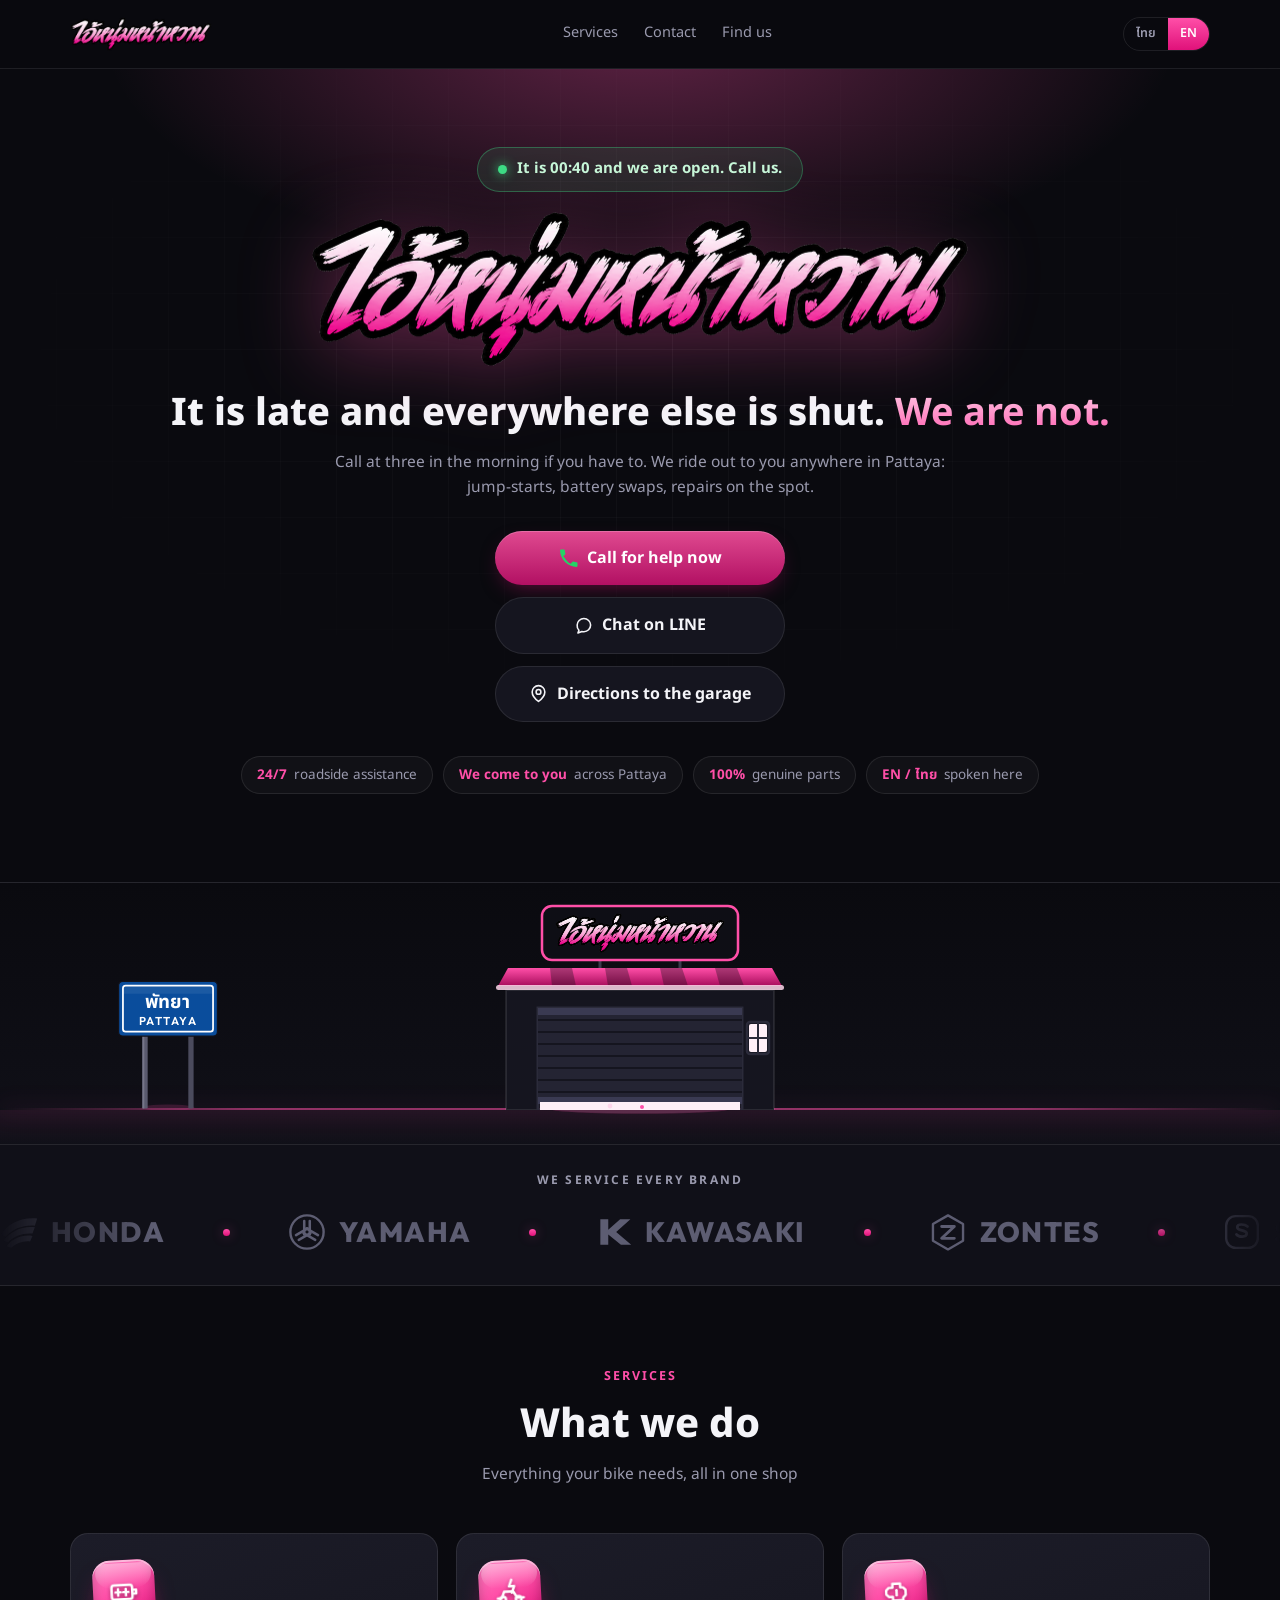
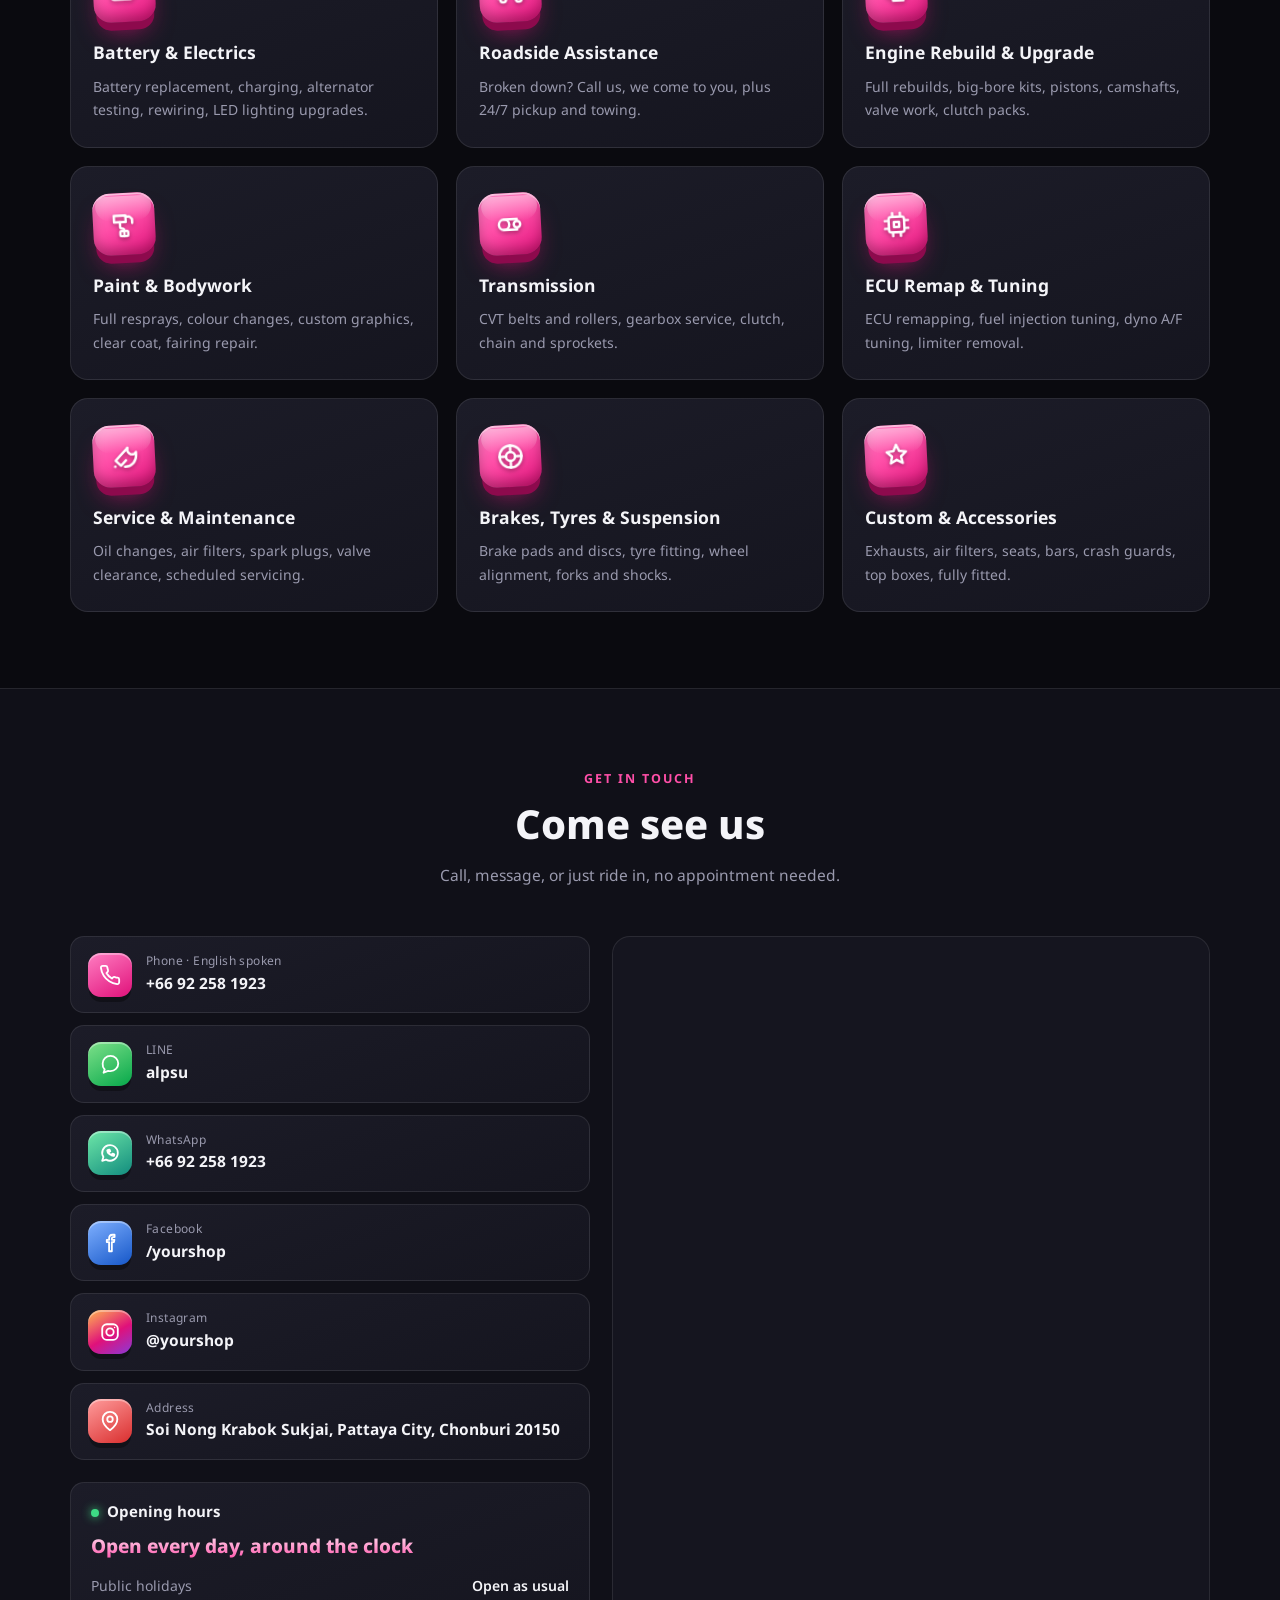
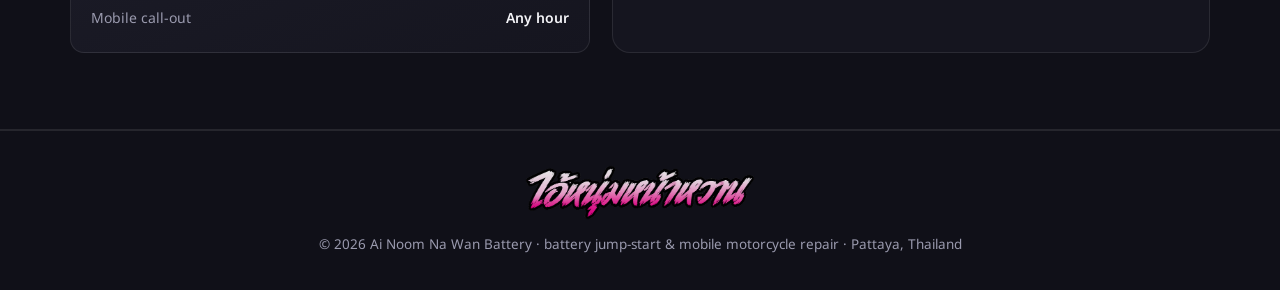
<file: en/index.html>
<!DOCTYPE html>
<html lang="en">
<head>
<meta charset="UTF-8" />
<meta name="viewport" content="width=device-width, initial-scale=1" />
<title>Motorbike Repair &amp; Battery Jump-Start, Pattaya | 24 Hours</title>
<meta name="description" content="Mobile motorbike repair and battery jump-starts across Pattaya, open 24 hours. Engine rebuilds, paint, transmission and ECU remapping at the garage. English spoken." />
<meta name="theme-color" content="#0a0a0f" />
<link rel="canonical" href="https://pattayamotorservice.github.io/en/" />
<link rel="alternate" hreflang="th" href="https://pattayamotorservice.github.io/" />
<link rel="alternate" hreflang="en" href="https://pattayamotorservice.github.io/en/" />
<link rel="alternate" hreflang="x-default" href="https://pattayamotorservice.github.io/" />
<link rel="preconnect" href="https://fonts.googleapis.com" />
<link rel="preconnect" href="https://fonts.gstatic.com" crossorigin />
<link href="https://fonts.googleapis.com/css2?family=Noto+Sans+Thai:wght@400;600;800&family=Outfit:wght@400;600;800&display=swap" rel="stylesheet" />
<link rel="stylesheet" href="/assets/style.css" />

<meta property="og:type" content="website" />
<meta property="og:site_name" content="Ai Noom Na Wan Battery" />
<meta property="og:locale" content="en_US" />
<meta property="og:locale:alternate" content="th_TH" />
<meta property="og:url" content="https://pattayamotorservice.github.io/en/" />
<meta property="og:title" content="Motorbike Repair &amp; Battery Jump-Start, Pattaya, 24 Hours" />
<meta property="og:description" content="Dead battery at 3am? We ride out to you anywhere in Pattaya. Jump-starts, battery swaps, on-the-spot repairs, and the heavy work back at the garage." />
<meta property="og:image" content="https://pattayamotorservice.github.io/assets/og.png" />
<meta property="og:image:type" content="image/png" />
<meta property="og:image:width" content="1200" />
<meta property="og:image:height" content="630" />
<meta property="og:image:alt" content="Ai Noom Na Wan Battery, mobile motorbike repair in Pattaya" />

<meta name="twitter:card" content="summary_large_image" />
<meta name="twitter:title" content="Motorbike Repair &amp; Battery Jump-Start, Pattaya, 24 Hours" />
<meta name="twitter:description" content="Dead battery at 3am? We ride out to you anywhere in Pattaya." />
<meta name="twitter:image" content="https://pattayamotorservice.github.io/assets/og.png" />

<script type="application/ld+json">
{
  "@context": "https://schema.org",
  "@type": "AutoRepair",
  "@id": "https://pattayamotorservice.github.io/#business",
  "name": "Ai Noom Na Wan Battery",
  "alternateName": "\u0e44\u0e2d\u0e49\u0e2b\u0e19\u0e38\u0e48\u0e21\u0e2b\u0e19\u0e49\u0e32\u0e2b\u0e27\u0e32\u0e19 \u0e41\u0e1a\u0e15\u0e40\u0e15\u0e2d\u0e23\u0e35\u0e48",
  "description": "Mobile motorbike repair and battery jump-starts across Pattaya, open 24 hours.",
  "url": "https://pattayamotorservice.github.io/en/",
  "inLanguage": "en",
  "image": "https://pattayamotorservice.github.io/assets/og.png",
  "logo": "https://pattayamotorservice.github.io/assets/logo.png",
  "telephone": "+66922581923",
  "priceRange": "$$",
  "currenciesAccepted": "THB",
  "address": {
    "@type": "PostalAddress",
    "streetAddress": "Soi Nong Krabok Sukjai",
    "addressLocality": "Pattaya City",
    "addressRegion": "Chon Buri",
    "addressCountry": "TH"
  },
  "areaServed": { "@type": "City", "name": "Pattaya" },
  "openingHoursSpecification": [{
    "@type": "OpeningHoursSpecification",
    "dayOfWeek": ["Monday","Tuesday","Wednesday","Thursday","Friday","Saturday","Sunday"],
    "opens": "00:00",
    "closes": "23:59"
  }],
  "makesOffer": [
    { "@type": "Offer", "itemOffered": { "@type": "Service", "name": "Roadside battery jump-start" } },
    { "@type": "Offer", "itemOffered": { "@type": "Service", "name": "24 hour roadside assistance" } },
    { "@type": "Offer", "itemOffered": { "@type": "Service", "name": "Engine rebuild and upgrade" } },
    { "@type": "Offer", "itemOffered": { "@type": "Service", "name": "Paint and bodywork" } },
    { "@type": "Offer", "itemOffered": { "@type": "Service", "name": "ECU remap and tuning" } }
  ]
}
</script>
</head>
<body>

<!-- ============ NAV ============ -->
<header>
  <div class="wrap nav">
    <a class="nav-logo" href="/en/#top">
      <img src="/assets/logo.png" alt="Logo" onerror="this.style.display='none';this.nextElementSibling.style.display='block'">
      <span class="fallback" style="display:none">ไอ้หนุ่มหน้าหวาน แบตเตอรี่</span>
    </a>
    <nav class="nav-links">
      <a href="/en/#services">Services</a>
      <a href="/en/#contact">Contact</a>
      <a href="/en/#map">Find us</a>
    </nav>
    <div class="lang"><a href="/" hreflang="th">ไทย</a><a href="/en/" class="on" hreflang="en">EN</a></div>
  </div>
</header>

<!-- ============ HERO ============ -->
<div class="hero" id="top">
  <div class="wrap">
    <div class="livenow"><i></i><span id="livenow-txt">It is 21:48 and we are open. Call us.</span></div>

    <img class="hero-logo" src="/assets/logo.png" alt="Shop logo" onerror="this.style.display='none';document.getElementById('logo-fb').style.display='block'">
    <div class="hero-logo-fallback" id="logo-fb" style="display:none">ไอ้หนุ่มหน้าหวาน แบตเตอรี่</div>

    <h1 class="tagline" data-night="It is late and everywhere else is shut. &lt;b&gt;We are not.&lt;/b&gt;">Dead battery? Broken down? <b>Don't push it, we come to you</b></h1>

    <p class="sub"><span data-night="Call at three in the morning if you have to. We ride out to you anywhere in Pattaya: jump-starts, battery swaps, repairs on the spot.">Mobile service across Pattaya: battery jump-starts, battery swaps and on-the-spot repairs.</span><span class="sub-more"> Or ride into our garage for the heavy work, from engine rebuilds and paint to ECU remapping.</span></p>

    <div class="cta-row">
      <a class="btn btn-primary" href="tel:+66922581923">
        <svg viewBox="0 0 24 24" fill="#25d366"><path d="M7.4 11.3c1.6 3.1 4.2 5.7 7.3 7.3l2.4-2.4c.3-.3.8-.4 1.2-.3 1.3.4 2.6.7 4 .7.6 0 1.1.5 1.1 1.1v3.9c0 .6-.5 1.1-1.1 1.1C11.1 22.7 1.3 12.9 1.3 1.7 1.3 1.1 1.8.6 2.4.6h3.9c.6 0 1.1.5 1.1 1.1 0 1.4.2 2.7.7 4 .1.4 0 .9-.3 1.2L5.4 9.3Z"></path></svg>
        <span>Call for help now</span>
      </a>
      <a class="btn btn-ghost" href="https://line.me/ti/p/~alpsu" target="_blank" rel="noopener">
        <svg viewBox="0 0 24 24" fill="none" stroke="currentColor" stroke-width="2" stroke-linecap="round" stroke-linejoin="round"><path d="M21 11.5a8.4 8.4 0 0 1-8.5 8.3 9.6 9.6 0 0 1-2.5-.3L5 21.5l1.2-3.5A8.2 8.2 0 0 1 4 11.5C4 6.9 7.8 3.2 12.5 3.2S21 6.9 21 11.5Z"></path></svg>
        <span>Chat on LINE</span>
      </a>
      <a class="btn btn-ghost" href="/en/#map">
        <svg viewBox="0 0 24 24" fill="none" stroke="currentColor" stroke-width="2" stroke-linecap="round" stroke-linejoin="round"><path d="M20 10c0 6-8 12-8 12s-8-6-8-12a8 8 0 1 1 16 0Z"></path><circle cx="12" cy="10" r="3"></circle></svg>
        <span>Directions to the garage</span>
      </a>
    </div>

    <div class="strip">
      <div class="chip"><b>24/7</b><span>roadside assistance</span></div>
      <div class="chip"><b>We come to you</b><span>across Pattaya</span></div>
      <div class="chip"><b>100%</b><span>genuine parts</span></div>
      <div class="chip"><b>EN / ไทย</b><span>spoken here</span></div>
    </div>
  </div>
</div>

<!-- ============ RIDING BIKE ============ -->
<div class="ride" aria-hidden="true">

  <svg width="0" height="0" style="position:absolute" xmlns="http://www.w3.org/2000/svg">
    <defs>
      <linearGradient id="bikePink" x1="0" y1="0" x2="0" y2="1">
        <stop offset="0%" stop-color="#ffd7ec"></stop>
        <stop offset="45%" stop-color="#ff4fa8"></stop>
        <stop offset="100%" stop-color="#c8106e"></stop>
      </linearGradient>
      <linearGradient id="helmetPink" x1="0" y1="0" x2="0" y2="1">
        <stop offset="0%" stop-color="#ffe3f2"></stop>
        <stop offset="100%" stop-color="#e0117a"></stop>
      </linearGradient>
      <linearGradient id="awn" x1="0" y1="0" x2="0" y2="1">
        <stop offset="0%" stop-color="#ff4fa8"></stop>
        <stop offset="100%" stop-color="#a80c5c"></stop>
      </linearGradient>
    </defs>
  </svg>

  <!-- ======== Thai place-name sign: blue panel, white keyline, Thai over
       roman, on twin posts. Same layout the real ones use. ======== -->
  <svg class="roadsign" viewBox="0 0 120 152" fill="none" xmlns="http://www.w3.org/2000/svg">
    <ellipse cx="60" cy="149" rx="30" ry="3.5" fill="#ff4fa8" opacity=".16"></ellipse>
    <rect x="31" y="60" width="6" height="90" rx="1.5" fill="#5a5a6e"></rect>
    <rect x="83" y="60" width="6" height="90" rx="1.5" fill="#4b4b5d"></rect>
    <rect x="31" y="60" width="2.2" height="90" fill="#767689"></rect>

    <rect x="4" y="6" width="112" height="62" rx="5" fill="#0a4d9c"></rect>
    <rect x="4" y="6" width="112" height="62" rx="5" fill="none" stroke="#12121a" stroke-width="1.5"></rect>
    <rect x="9" y="11" width="102" height="52" rx="3" fill="none" stroke="#ffffff" stroke-width="2"></rect>
    <path d="M9 11h102v9H9z" fill="#ffffff" opacity=".07"></path>

    <text x="60" y="36" text-anchor="middle" fill="#ffffff" font-family="'Noto Sans Thai',sans-serif" font-size="21" font-weight="700">พัทยา</text>
    <text x="60" y="55" text-anchor="middle" fill="#ffffff" font-family="Outfit,sans-serif" font-size="13" font-weight="600" letter-spacing="1.6">PATTAYA</text>
  </svg>

  <!-- ======== 1. limps in: dead battery, no fender, coughing smoke ======== -->
  <svg class="scoot scoot-broken" viewBox="0 0 240 140" fill="none" xmlns="http://www.w3.org/2000/svg">
    <g class="smoke-black" fill="#2c2c37" stroke="#5c5c76" stroke-width="2">
      <circle cx="38" cy="112" r="12"></circle>
      <circle cx="33" cy="106" r="10"></circle>
      <circle cx="42" cy="117" r="9"></circle>
      <circle cx="30" cy="112" r="11.5"></circle>
      <circle cx="37" cy="107" r="9.5"></circle>
      <circle cx="35" cy="116" r="10.5"></circle>
      <circle cx="40" cy="109" r="8.5"></circle>
    </g>

    <g class="limp">
      <ellipse cx="120" cy="134" rx="86" ry="4" fill="#8d8494" opacity=".14"></ellipse>

      <circle cx="54" cy="107" r="23" stroke="#2c2c3b" stroke-width="9"></circle>
      <g class="wheel-lame">
        <circle cx="54" cy="107" r="14" stroke="#6d6d84" stroke-width="3"></circle>
        <g stroke="#5a5a70" stroke-width="3" stroke-linecap="round">
          <line x1="54" y1="107" x2="54" y2="94"></line>
          <line x1="54" y1="107" x2="66.4" y2="111"></line>
          <line x1="54" y1="107" x2="61.6" y2="117.5"></line>
          <line x1="54" y1="107" x2="46.4" y2="117.5"></line>
          <line x1="54" y1="107" x2="41.6" y2="111"></line>
        </g>
        <circle cx="54" cy="107" r="3.6" fill="#6d6d84"></circle>
      </g>

      <circle cx="190" cy="107" r="23" stroke="#2c2c3b" stroke-width="9"></circle>
      <g class="wheel-lame">
        <circle cx="190" cy="107" r="14" stroke="#6d6d84" stroke-width="3"></circle>
        <g stroke="#5a5a70" stroke-width="3" stroke-linecap="round">
          <line x1="190" y1="107" x2="190" y2="94"></line>
          <line x1="190" y1="107" x2="202.4" y2="111"></line>
          <line x1="190" y1="107" x2="197.6" y2="117.5"></line>
          <line x1="190" y1="107" x2="182.4" y2="117.5"></line>
          <line x1="190" y1="107" x2="177.6" y2="111"></line>
        </g>
        <circle cx="190" cy="107" r="3.6" fill="#6d6d84"></circle>
      </g>

      <path d="M60 112 C62 92 92 88 112 97 L114 112 Z" fill="#22222e"></path>
      <!-- rear shock has given up, so the tail sits low -->
      <path d="M64 106 L86 90" stroke="#44445a" stroke-width="5" stroke-linecap="round"></path>
      <!-- exhaust hanging off its bracket -->
      <path d="M64 122 L114 109" stroke="#2c2c39" stroke-width="7" stroke-linecap="round"></path>
      <circle cx="63" cy="122" r="4" fill="#3d3d4e"></circle>

      <path d="M190 107 L180 64" stroke="#44445a" stroke-width="6" stroke-linecap="round"></path>
      <!-- front fender: gone -->

      <path d="M38 94 C31 81, 36 66, 55 62 L98 58 L120 70 L121 96 L100 104 L56 104 Z" fill="#4a4a5c"></path>
      <path d="M34 69 L54 62" stroke="#3b3b4c" stroke-width="3.5" stroke-linecap="round"></path>
      <path d="M48 64 L80 56 L84 65 L122 62 L127 73 L52 76 Z" fill="#1a1a24"></path>
      <path d="M104 100 L154 100 L157 109 L102 109 Z" fill="#20202c"></path>
      <path d="M157 101 L161 78 C163 62, 171 52, 181 46 L194 52 L201 68 L197 88 L182 97 L167 101 Z" fill="#4a4a5c"></path>
      <!-- windscreen cracked, headlight dead -->
      <path d="M181 46 L192 32 L201 42 L197 54 Z" fill="#ffffff" opacity=".08"></path>
      <path d="M190 61 L201 69 L197 79 L187 73 Z" fill="#2a2a36"></path>
      <path d="M190 65 L198 76 M197 66 L191 77" stroke="#5a5a70" stroke-width="1.6"></path>

      <!-- bent bars, mirror hanging down -->
      <path d="M170 46 L192 47" stroke="#22222f" stroke-width="6" stroke-linecap="round"></path>
      <path d="M190 47 L199 58" stroke="#3b3b4c" stroke-width="3" stroke-linecap="round"></path>
      <ellipse cx="201" cy="61" rx="5.5" ry="3.5" fill="#44445a" transform="rotate(40 201 61)"></ellipse>

      <!-- rider slumped over the bars -->
      <path d="M126 100 L146 84 L100 70" stroke="#3a3a52" stroke-width="12" stroke-linecap="round" stroke-linejoin="round"></path>
      <path d="M118 102 L131 99" stroke="#14141d" stroke-width="7" stroke-linecap="round"></path>
      <path d="M100 70 L112 48" stroke="#3a3a52" stroke-width="17" stroke-linecap="round"></path>
      <path d="M111 49 L119 41" stroke="#3a3a52" stroke-width="10" stroke-linecap="round"></path>
      <path d="M112 51 L141 59 L170 46" stroke="#22222f" stroke-width="8" stroke-linecap="round" stroke-linejoin="round"></path>
      <circle cx="172" cy="46" r="4.5" fill="#5a5a70"></circle>
      <g transform="rotate(16 123 34)">
        <rect x="109" y="20" width="29" height="28" rx="13.5" fill="#6a6a80"></rect>
        <path d="M129 25 C138 28 140 35 138 43 L128 44 Z" fill="#12121a" opacity=".9"></path>
      </g>
    </g>
  </svg>

  <!-- ======== 2. rides back out: sorted, shiny, running clean ======== -->
  <svg class="scoot scoot-fixed" viewBox="0 0 240 140" fill="none" xmlns="http://www.w3.org/2000/svg">

    <!-- speed lines trailing behind -->
    <g class="speed" stroke-width="3" opacity=".85">
      <line x1="2" y1="52" x2="30" y2="52"></line>
      <line x1="0" y1="70" x2="24" y2="70"></line>
      <line x1="6" y1="86" x2="28" y2="86"></line>
    </g>

    <!-- exhaust smoke -->
    <g class="smoke" fill="#dccbda">
      <circle cx="38" cy="112" r="10"></circle>
      <circle cx="35" cy="107" r="8.5"></circle>
      <circle cx="40" cy="116" r="8"></circle>
      <circle cx="33" cy="113" r="9.5"></circle>
      <circle cx="37" cy="109" r="7.5"></circle>
      <circle cx="36" cy="115" r="9"></circle>
    </g>

    <g class="bob">
      <ellipse cx="120" cy="134" rx="92" ry="4.5" fill="#ff4fa8" opacity=".2"></ellipse>

      <!-- ---- 14in wheels on five-spoke alloys ---- -->
      <circle cx="54" cy="107" r="23" stroke="#2c2c3b" stroke-width="9"></circle>
      <g class="wheel">
        <circle cx="54" cy="107" r="14" stroke="url(#bikePink)" stroke-width="3"></circle>
        <g stroke="#7d7d94" stroke-width="3" stroke-linecap="round">
          <line x1="54" y1="107" x2="54" y2="94"></line>
          <line x1="54" y1="107" x2="66.4" y2="111"></line>
          <line x1="54" y1="107" x2="61.6" y2="117.5"></line>
          <line x1="54" y1="107" x2="46.4" y2="117.5"></line>
          <line x1="54" y1="107" x2="41.6" y2="111"></line>
        </g>
        <circle cx="54" cy="107" r="3.6" fill="#ff4fa8"></circle>
      </g>

      <circle cx="190" cy="107" r="23" stroke="#2c2c3b" stroke-width="9"></circle>
      <g class="wheel">
        <circle cx="190" cy="107" r="14" stroke="url(#bikePink)" stroke-width="3"></circle>
        <g stroke="#7d7d94" stroke-width="3" stroke-linecap="round">
          <line x1="190" y1="107" x2="190" y2="94"></line>
          <line x1="190" y1="107" x2="202.4" y2="111"></line>
          <line x1="190" y1="107" x2="197.6" y2="117.5"></line>
          <line x1="190" y1="107" x2="182.4" y2="117.5"></line>
          <line x1="190" y1="107" x2="177.6" y2="111"></line>
        </g>
        <circle cx="190" cy="107" r="3.6" fill="#ff4fa8"></circle>
      </g>

      <!-- ---- CVT case, exposed rear shock, exhaust ---- -->
      <path d="M60 112 C62 92 92 88 112 97 L114 112 Z" fill="#22222e"></path>
      <path d="M64 104 L88 82" stroke="#4a4a5c" stroke-width="5" stroke-linecap="round"></path>
      <g stroke="#6f6f88" stroke-width="2.4" stroke-linecap="round">
        <line x1="68" y1="102" x2="74" y2="98"></line>
        <line x1="72" y1="98" x2="78" y2="94"></line>
        <line x1="76" y1="94" x2="82" y2="90"></line>
      </g>
      <path d="M68 116 L114 109" stroke="#2c2c39" stroke-width="7" stroke-linecap="round"></path>
      <circle cx="67" cy="116" r="4" fill="#3d3d4e"></circle>

      <!-- ---- front fork + hugging fender ---- -->
      <path d="M190 107 L180 64" stroke="#54546e" stroke-width="6" stroke-linecap="round"></path>
      <path d="M170 95 C173 79 185 73 202 77" stroke="url(#bikePink)" stroke-width="4.5" stroke-linecap="round"></path>

      <!-- ---- bodywork: long tail, stepped seat, flat board, sharp shield ---- -->
      <path d="M38 94 C31 81, 36 66, 55 62 L98 58 L120 70 L121 96 L100 104 L56 104 Z" fill="url(#bikePink)"></path>
      <path d="M34 69 L54 62" stroke="#4a4a5c" stroke-width="3.5" stroke-linecap="round"></path>
      <path d="M48 64 L80 56 L84 65 L122 62 L127 73 L52 76 Z" fill="#1a1a24"></path>
      <path d="M104 100 L154 100 L157 109 L102 109 Z" fill="#20202c"></path>
      <path d="M157 101 L161 78 C163 62, 171 52, 181 46 L194 52 L201 68 L197 88 L182 97 L167 101 Z" fill="url(#bikePink)"></path>
      <path d="M181 46 L192 32 L201 42 L197 54 Z" fill="#ffffff" opacity=".28"></path>
      <path d="M190 61 L201 69 L197 79 L187 73 Z" fill="#fff3fa" opacity=".95"></path>

      <!-- fresh paint, straight out of the booth -->
      <path d="M54 66 C60 62 72 60 97 60 L103 63 C76 63 62 65 58 71 Z" fill="#fff" opacity=".26"></path>
      <path d="M164 80 C166 65 173 55 182 50 L186 53 C177 58 170 68 168 81 Z" fill="#fff" opacity=".22"></path>

      <!-- ---- bar, mirror ---- -->
      <path d="M170 46 L193 41" stroke="#22222f" stroke-width="6" stroke-linecap="round"></path>
      <path d="M189 42 L197 27" stroke="#3b3b4c" stroke-width="3" stroke-linecap="round"></path>
      <ellipse cx="199" cy="25" rx="5.5" ry="3.5" fill="#54546e" transform="rotate(-25 199 25)"></ellipse>

      <!-- ---- rider ---- -->
      <path d="M126 100 L146 84 L100 66" stroke="#3a3a52" stroke-width="12" stroke-linecap="round" stroke-linejoin="round"></path>
      <path d="M118 102 L131 99" stroke="#14141d" stroke-width="7" stroke-linecap="round"></path>
      <path d="M100 66 L110 42" stroke="#3a3a52" stroke-width="17" stroke-linecap="round"></path>
      <path d="M103 62 L111 45" stroke="url(#bikePink)" stroke-width="3.5" stroke-linecap="round"></path>
      <path d="M109 43 L116 34" stroke="#3a3a52" stroke-width="10" stroke-linecap="round"></path>
      <path d="M110 45 L140 56 L170 46" stroke="#22222f" stroke-width="8" stroke-linecap="round" stroke-linejoin="round"></path>
      <circle cx="172" cy="46" r="4.5" fill="#ff4fa8"></circle>
      <g transform="rotate(8 120 27)">
        <rect x="106" y="13" width="29" height="28" rx="13.5" fill="url(#helmetPink)"></rect>
        <path d="M126 18 C135 21 137 28 135 36 L125 37 Z" fill="#12121a" opacity=".9"></path>
        <path d="M111 20 L124 16" stroke="#ffffff" stroke-width="2.5" stroke-linecap="round" opacity=".6"></path>
      </g>
    </g>

    <!-- glints, painted last so they sit on top of the bodywork -->
    <g class="sparkle" fill="#fffafd">
      <path d="M56 60.5 L57.5 64.5 L61.5 66 L57.5 67.5 L56 71.5 L54.5 67.5 L50.5 66 L54.5 64.5 Z"></path>
      <path d="M98 54.5 L99.5 58.5 L103.5 60 L99.5 61.5 L98 65.5 L96.5 61.5 L92.5 60 L96.5 58.5 Z"></path>
      <path d="M170 40.5 L171.5 44.5 L175.5 46 L171.5 47.5 L170 51.5 L168.5 47.5 L164.5 46 L168.5 44.5 Z"></path>
      <path d="M184 64.5 L185.5 68.5 L189.5 70 L185.5 71.5 L184 75.5 L182.5 71.5 L178.5 70 L182.5 68.5 Z"></path>
      <path d="M78 90.5 L79.5 94.5 L83.5 96 L79.5 97.5 L78 101.5 L76.5 97.5 L72.5 96 L76.5 94.5 Z"></path>
      <path d="M146 92.5 L147.5 96.5 L151.5 98 L147.5 99.5 L146 103.5 L144.5 99.5 L140.5 98 L144.5 96.5 Z"></path>
    </g>
  </svg>

  <!-- ======== 3. the workshop itself ======== -->
  <svg class="shop" viewBox="0 -28 300 208" fill="none" xmlns="http://www.w3.org/2000/svg">
    <!-- hanging sign: the shop logo in a flickering neon frame -->
    <path d="M110 30 V42 M190 30 V42" stroke="#3b3b4c" stroke-width="3"></path>
    <g class="sign">
      <rect x="52" y="-24" width="196" height="54" rx="10" fill="#0e0e15" stroke="#ff4fa8" stroke-width="2.5"></rect>
      <image href="/assets/logo.png" x="65" y="-17.5" width="170" height="41" preserveAspectRatio="xMidYMid meet"></image>
    </g>

    <!-- awning -->
    <path d="M8 56 L292 56 L282 38 L18 38 Z" fill="url(#awn)"></path>
    <g fill="#0d0d14" opacity=".33">
      <path d="M62 56 L86 56 L82 38 L60 38 Z"></path>
      <path d="M118 56 L142 56 L137 38 L115 38 Z"></path>
      <path d="M174 56 L198 56 L192 38 L170 38 Z"></path>
      <path d="M230 56 L254 56 L247 38 L225 38 Z"></path>
    </g>
    <rect x="6" y="55" width="288" height="5" rx="2.5" fill="#ffd7ec" opacity=".85"></rect>

    <!-- facade: evenodd punches the doorway out, so a bike parked behind shows through -->
    <path fill="#15151f" fill-rule="evenodd" d="M16 60H284V180H16Z M48 78H252V180H48Z"></path>
    <rect x="16" y="60" width="268" height="120" fill="none" stroke="rgba(255,255,255,.09)" stroke-width="2"></rect>

    <!-- doorway: dim glass, so the bike inside reads as parked in a dark garage
         (the surrounding facade is opaque and hides the ends that stick out) -->
    <rect x="48" y="78" width="204" height="102" fill="#08080c" opacity=".38"></rect>
    <rect x="48" y="78" width="204" height="102" stroke="#2b2b3a" stroke-width="3"></rect>

    <!-- roller shutter -->
    <g class="door">
      <rect x="48" y="78" width="204" height="96" fill="#242433"></rect>
      <g stroke="#15151f" stroke-width="2">
        <path d="M48 90h204M48 102h204M48 114h204M48 126h204M48 138h204M48 150h204M48 162h204"></path>
      </g>
      <rect x="48" y="78" width="204" height="7" fill="#3a3a52"></rect>
      <rect x="48" y="167" width="204" height="7" fill="#3a3a52"></rect>
    </g>

    <!-- welding flashes leaking out while the shutter is down -->
    <g class="weld">
      <rect x="50" y="172" width="200" height="8" fill="#fff0f8"></rect>
      <circle class="spark" cx="120" cy="176" r="2.4" fill="#ffd7ec"></circle>
      <circle class="spark" cx="152" cy="177" r="2" fill="#ff4fa8"></circle>
      <circle class="spark" cx="182" cy="175" r="2.6" fill="#fff0f8"></circle>
      <rect x="259" y="94" width="18" height="28" rx="2" fill="#fff0f8"></rect>
    </g>

    <!-- window -->
    <rect x="257" y="92" width="22" height="32" rx="3" fill="none" stroke="#2b2b3a" stroke-width="2.5"></rect>
    <path d="M268 92 V124 M257 108 H279" stroke="#2b2b3a" stroke-width="2"></path>
  </svg>
</div>

<!-- ============ BRAND MARQUEE ============ -->

<!-- emblem shapes, defined once and reused by <use> below -->
<svg style="display:none" xmlns="http://www.w3.org/2000/svg">
  <symbol id="bm-honda" viewBox="0 0 48 48">
    <g fill="currentColor">
      <path d="M1 27C11 13 27 5 47 7l-3 9C29 15 16 20 7 30Z"></path>
      <path d="M4 35C14 23 28 16 44 18l-3 8C29 25 18 29 10 37Z"></path>
      <path d="M8 42C17 32 28 27 41 29l-3 7c-9-1-17 2-24 8Z"></path>
    </g>
  </symbol>
  <symbol id="bm-yamaha" viewBox="0 0 48 48">
    <circle cx="24" cy="24" r="21" fill="none" stroke="currentColor" stroke-width="3"></circle>
    <g fill="none" stroke="currentColor" stroke-width="3.2" stroke-linecap="round">
      <g><path d="M20.5 27V10"></path><path d="M27.5 27V10"></path></g>
      <g transform="rotate(120 24 24)"><path d="M20.5 27V10"></path><path d="M27.5 27V10"></path></g>
      <g transform="rotate(240 24 24)"><path d="M20.5 27V10"></path><path d="M27.5 27V10"></path></g>
    </g>
  </symbol>
  <symbol id="bm-kawasaki" viewBox="0 0 48 48">
    <path fill="currentColor" d="M8 8h10v13L33 8h13L28 24l19 16H34L18 27v13H8Z"></path>
  </symbol>
  <symbol id="bm-zontes" viewBox="0 0 48 48">
    <path d="M24 3 43 14v21L24 46 5 35V14Z" fill="none" stroke="currentColor" stroke-width="3" stroke-linejoin="round"></path>
    <path d="M16 17h16L16 32h16" fill="none" stroke="currentColor" stroke-width="3.6" stroke-linecap="round" stroke-linejoin="round"></path>
  </symbol>
  <symbol id="bm-sym" viewBox="0 0 48 48">
    <rect x="4" y="4" width="40" height="40" rx="12" fill="none" stroke="currentColor" stroke-width="3"></rect>
    <path d="M31 17c-3-3-13-4-13 1s12 3 12 8-10 5-13 1" fill="none" stroke="currentColor" stroke-width="3.4" stroke-linecap="round"></path>
  </symbol>
  <symbol id="bm-vespa" viewBox="0 0 48 48">
    <path d="M24 4 42 11v16c0 10-8 15-18 18C14 42 6 37 6 27V11Z" fill="none" stroke="currentColor" stroke-width="3" stroke-linejoin="round"></path>
    <path d="M16 17 24 33 32 17" fill="none" stroke="currentColor" stroke-width="4" stroke-linecap="round" stroke-linejoin="round"></path>
  </symbol>
</svg>

<div class="marquee-sec">
  <div class="marquee-label">We service every brand</div>
  <div class="marquee">
    <div class="marquee-track" id="mq-track">
      <!-- half A -->
      <span class="brand"><svg class="bm"><use href="#bm-honda"></use></svg><span class="bt">Honda</span></span><span class="sep"></span>
      <span class="brand"><svg class="bm"><use href="#bm-yamaha"></use></svg><span class="bt">Yamaha</span></span><span class="sep"></span>
      <span class="brand"><svg class="bm"><use href="#bm-kawasaki"></use></svg><span class="bt">Kawasaki</span></span><span class="sep"></span>
      <span class="brand"><svg class="bm"><use href="#bm-zontes"></use></svg><span class="bt">Zontes</span></span><span class="sep"></span>
      <span class="brand"><svg class="bm"><use href="#bm-sym"></use></svg><span class="bt">SYM</span></span><span class="sep"></span>
      <span class="brand"><svg class="bm"><use href="#bm-vespa"></use></svg><span class="bt">Vespa</span></span><span class="sep"></span>
      <!-- half B (identical, keeps the -50% loop seamless) -->
      <span class="brand"><svg class="bm"><use href="#bm-honda"></use></svg><span class="bt">Honda</span></span><span class="sep"></span>
      <span class="brand"><svg class="bm"><use href="#bm-yamaha"></use></svg><span class="bt">Yamaha</span></span><span class="sep"></span>
      <span class="brand"><svg class="bm"><use href="#bm-kawasaki"></use></svg><span class="bt">Kawasaki</span></span><span class="sep"></span>
      <span class="brand"><svg class="bm"><use href="#bm-zontes"></use></svg><span class="bt">Zontes</span></span><span class="sep"></span>
      <span class="brand"><svg class="bm"><use href="#bm-sym"></use></svg><span class="bt">SYM</span></span><span class="sep"></span>
      <span class="brand"><svg class="bm"><use href="#bm-vespa"></use></svg><span class="bt">Vespa</span></span><span class="sep"></span>
    </div>
  </div>
</div>

<!-- ============ SERVICES ============ -->
<section id="services">
  <div class="wrap">
    <div class="sec-head rv" style="transition-delay: 0s;">
      <span class="eyebrow">Services</span>
      <h2>What we do</h2>
      <p>Everything your bike needs, all in one shop</p>
    </div>

    <div class="grid">

      <!-- Battery -->
      <div class="card rv" style="transition-delay: 0.08s;">
        <div class="ico"><svg viewBox="0 0 24 24"><rect x="2" y="7" width="16" height="11" rx="2"></rect><path d="M18 11h3v3h-3"></path><path d="M7 10v5M5 12.5h4M13 10v5M11 12.5h4"></path></svg></div>
        <h3>Battery &amp; Electrics</h3>
        <p>Battery replacement, charging, alternator testing, rewiring, LED lighting upgrades.</p>
      </div>

      <!-- Roadside -->
      <div class="card rv" style="transition-delay: 0.16s;">
        <div class="ico"><svg viewBox="0 0 24 24"><path d="M2 17h3l2-5h7l3 5h5"></path><circle cx="6" cy="18" r="2.2"></circle><circle cx="18" cy="18" r="2.2"></circle><path d="M13 3l-2 5h4l-2 5"></path></svg></div>
        <h3>Roadside Assistance</h3>
        <p>Broken down? Call us, we come to you, plus 24/7 pickup and towing.</p>
      </div>

      <!-- Engine -->
      <div class="card rv" style="transition-delay: 0s;">
        <div class="ico"><svg viewBox="0 0 24 24"><path d="M6 9h3V6h6v3h2l2 2v4l-2 2v2H9v-3H6l-2-2v-3l2-2Z"></path><path d="M12 11v4"></path></svg></div>
        <h3>Engine Rebuild &amp; Upgrade</h3>
        <p>Full rebuilds, big-bore kits, pistons, camshafts, valve work, clutch packs.</p>
      </div>

      <!-- Paint -->
      <div class="card rv" style="transition-delay: 0.08s;">
        <div class="ico"><svg viewBox="0 0 24 24"><path d="M4 5h9v5H4z"></path><path d="M13 6h3l2 2v3"></path><path d="M8.5 10v3.5A1.5 1.5 0 0 0 10 15h0a1.5 1.5 0 0 1 1.5 1.5V21"></path><rect x="8.5" y="17" width="6" height="4" rx="1"></rect></svg></div>
        <h3>Paint &amp; Bodywork</h3>
        <p>Full resprays, colour changes, custom graphics, clear coat, fairing repair.</p>
      </div>

      <!-- Transmission -->
      <div class="card rv" style="transition-delay: 0.16s;">
        <div class="ico"><svg viewBox="0 0 24 24"><circle cx="7" cy="12" r="4"></circle><circle cx="17" cy="12" r="2.5"></circle><path d="M7 8h10M7 16h10"></path></svg></div>
        <h3>Transmission</h3>
        <p>CVT belts and rollers, gearbox service, clutch, chain and sprockets.</p>
      </div>

      <!-- Remap -->
      <div class="card rv" style="transition-delay: 0s;">
        <div class="ico"><svg viewBox="0 0 24 24"><rect x="6" y="6" width="12" height="12" rx="2"></rect><path d="M10 10h4v4h-4z"></path><path d="M9 3v3M15 3v3M9 18v3M15 18v3M3 9h3M3 15h3M18 9h3M18 15h3"></path></svg></div>
        <h3>ECU Remap &amp; Tuning</h3>
        <p>ECU remapping, fuel injection tuning, dyno A/F tuning, limiter removal.</p>
      </div>

      <!-- Service -->
      <div class="card rv" style="transition-delay: 0.08s;">
        <div class="ico"><svg viewBox="0 0 24 24"><path d="M14.5 5.5a4 4 0 0 0 5 5L21 9v2.5a8.5 8.5 0 0 1-8.5 8.5H12"></path><path d="M14.5 5.5 9 11l-4 4 4 4 4-4"></path><path d="M4.5 19.5h.01"></path></svg></div>
        <h3>Service &amp; Maintenance</h3>
        <p>Oil changes, air filters, spark plugs, valve clearance, scheduled servicing.</p>
      </div>

      <!-- Brakes / tyres -->
      <div class="card rv" style="transition-delay: 0.16s;">
        <div class="ico"><svg viewBox="0 0 24 24"><circle cx="12" cy="12" r="8.5"></circle><circle cx="12" cy="12" r="3.5"></circle><path d="M12 3.5v5M12 15.5v5M3.5 12h5M15.5 12h5"></path></svg></div>
        <h3>Brakes, Tyres &amp; Suspension</h3>
        <p>Brake pads and discs, tyre fitting, wheel alignment, forks and shocks.</p>
      </div>

      <!-- Custom / accessories -->
      <div class="card rv" style="transition-delay: 0s;">
        <div class="ico"><svg viewBox="0 0 24 24"><path d="M12 3l2.2 4.8 5.3.6-4 3.6 1.1 5.2L12 14.6 7.4 17.2l1.1-5.2-4-3.6 5.3-.6L12 3Z"></path></svg></div>
        <h3>Custom &amp; Accessories</h3>
        <p>Exhausts, air filters, seats, bars, crash guards, top boxes, fully fitted.</p>
      </div>

    </div>
  </div>
</section>

<!-- ============ CONTACT + MAP ============ -->
<section id="contact" style="background:var(--bg-2);border-top:1px solid var(--line);border-bottom:1px solid var(--line)">
  <div class="wrap">
    <div class="sec-head rv" style="transition-delay: 0.08s;">
      <span class="eyebrow">Get in touch</span>
      <h2>Come see us</h2>
      <p>Call, message, or just ride in, no appointment needed.</p>
    </div>

    <div class="contact-wrap">
      <div>
        <div class="ch-list rv" style="transition-delay: 0.16s;">
          <a class="ch" href="tel:+66922581923">
            <div class="ch-ico ch-tel"><svg viewBox="0 0 24 24"><path d="M22 16.9v3a2 2 0 0 1-2.2 2 19.8 19.8 0 0 1-8.6-3.1 19.5 19.5 0 0 1-6-6A19.8 19.8 0 0 1 2.1 4.2 2 2 0 0 1 4.1 2h3a2 2 0 0 1 2 1.7c.1 1 .4 2 .7 2.9a2 2 0 0 1-.5 2.1L8.1 9.9a16 16 0 0 0 6 6l1.2-1.2a2 2 0 0 1 2.1-.5c.9.3 1.9.6 2.9.7a2 2 0 0 1 1.7 2Z"></path></svg></div>
            <div class="ch-txt">
              <div class="k">Phone · English spoken</div>
              <div class="v">+66 92 258 1923</div>
            </div>
          </a>

          <a class="ch" href="https://line.me/ti/p/~alpsu" target="_blank" rel="noopener">
            <div class="ch-ico ch-line"><svg viewBox="0 0 24 24"><path d="M21 11.5a8.4 8.4 0 0 1-8.5 8.3 9.6 9.6 0 0 1-2.5-.3L5 21.5l1.2-3.5A8.2 8.2 0 0 1 4 11.5C4 6.9 7.8 3.2 12.5 3.2S21 6.9 21 11.5Z"></path></svg></div>
            <div class="ch-txt">
              <div class="k">LINE</div>
              <div class="v">alpsu</div>
            </div>
          </a>

          <a class="ch ch-wa-row" href="https://wa.me/66922581923" target="_blank" rel="noopener">
            <div class="ch-ico ch-wa"><svg viewBox="0 0 24 24"><path d="M20.5 11.8A8.5 8.5 0 0 1 7.7 19.2L3.5 20.5l1.3-4.1a8.5 8.5 0 1 1 15.7-4.6Z"></path><path d="M9 9.2c.3 2.4 2.4 4.5 4.8 4.8l1-1.3 1.9.8-.4 1.6c-2.9.5-6.9-3.5-6.4-6.4l1.6-.4.8 1.9L9 9.2Z"></path></svg></div>
            <div class="ch-txt">
              <div class="k">WhatsApp</div>
              <div class="v">+66 92 258 1923</div>
            </div>
          </a>

          <a class="ch" href="https://facebook.com/yourshop" target="_blank" rel="noopener">
            <div class="ch-ico ch-fb"><svg viewBox="0 0 24 24"><path d="M14 8.5V7a1.5 1.5 0 0 1 1.5-1.5H17V3h-2.2A4 4 0 0 0 11 7v1.5H8.5V11H11v10h3V11h2.3l.5-2.5H14Z"></path></svg></div>
            <div class="ch-txt"><div class="k">Facebook</div><div class="v">/yourshop</div></div>
          </a>

          <a class="ch" href="https://instagram.com/yourshop" target="_blank" rel="noopener">
            <div class="ch-ico ch-ig"><svg viewBox="0 0 24 24"><rect x="3.5" y="3.5" width="17" height="17" rx="5"></rect><circle cx="12" cy="12" r="4"></circle><circle cx="17" cy="7" r=".8" fill="#fff" stroke="none"></circle></svg></div>
            <div class="ch-txt"><div class="k">Instagram</div><div class="v">@yourshop</div></div>
          </a>

          <a class="ch" href="https://www.google.com/maps/search/?api=1&amp;query=Soi+Nong+Krabok+Sukjai+Pattaya+City+Chonburi+20150" target="_blank" rel="noopener">
            <div class="ch-ico ch-map"><svg viewBox="0 0 24 24"><path d="M20 10c0 6-8 12-8 12s-8-6-8-12a8 8 0 1 1 16 0Z"></path><circle cx="12" cy="10" r="3"></circle></svg></div>
            <div class="ch-txt"><div class="k">Address</div><div class="v">Soi Nong Krabok Sukjai, Pattaya City, Chonburi 20150</div></div>
          </a>
        </div>

        <div class="hours rv" style="transition-delay: 0s;">
          <h4><span class="dot"></span><span>Opening hours</span></h4>
          <div class="hours-big">Open every day, around the clock</div>
          <div class="hours-row"><span>Public holidays</span><b>Open as usual</b></div>
          <div class="hours-row"><span>Mobile call-out</span><b>Any hour</b></div>
        </div>
      </div>

      <div class="map-box rv" id="map" style="transition-delay: 0.08s;">
        <iframe src="https://www.google.com/maps?q=Soi+Nong+Krabok+Sukjai+Pattaya+City+Chonburi&amp;z=14&amp;output=embed" loading="lazy" referrerpolicy="no-referrer-when-downgrade" title="Shop location"></iframe>
      </div>
    </div>
  </div>
</section>

<!-- ============ FOOTER ============ -->
<footer>
  <div class="wrap">
    <img class="fl" src="/assets/logo.png" alt="" onerror="this.style.display='none'">
    <p>© 2026 Ai Noom Na Wan Battery · battery jump-start &amp; mobile motorcycle repair · Pattaya, Thailand</p>
  </div>
</footer>

<a class="fab" href="tel:+66922581923" aria-label="Call">
  <svg viewBox="0 0 24 24"><path d="M22 16.9v3a2 2 0 0 1-2.2 2 19.8 19.8 0 0 1-8.6-3.1 19.5 19.5 0 0 1-6-6A19.8 19.8 0 0 1 2.1 4.2 2 2 0 0 1 4.1 2h3a2 2 0 0 1 2 1.7c.1 1 .4 2 .7 2.9a2 2 0 0 1-.5 2.1L8.1 9.9a16 16 0 0 0 6 6l1.2-1.2a2 2 0 0 1 2.1-.5c.9.3 1.9.6 2.9.7a2 2 0 0 1 1.7 2Z"></path></svg>
</a>






<script>
  /* 19:00 to 07:00 counts as night. ?night and ?day force either mode so the
     night page can be checked without waiting for it to get dark. */
  (function(){
    var q = location.search;
    if (/[?&]day(=|&|$)/.test(q)) return;
    var h = new Date().getHours();
    if (/[?&]night(=|&|$)/.test(q) || h >= 19 || h < 7) {
      document.documentElement.classList.add('is-night');
    }
  })();

  function isNight(){ return document.documentElement.classList.contains('is-night'); }

  function paintLive(){
    var el = document.getElementById('livenow-txt');
    if (!el || !isNight()) return;
    var d = new Date();
    var hh = ('0' + d.getHours()).slice(-2), mm = ('0' + d.getMinutes()).slice(-2);
    el.textContent = 'It is ' + hh + ':' + mm + ' and we are open. Call us.';
  }

  /* the page ships in English already, so the only swap left is the night copy */
  (function(){
    if (isNight()) {
      document.querySelectorAll('[data-night]').forEach(function(el){
        el.innerHTML = el.getAttribute('data-night');
      });
    }
    paintLive();
    setInterval(paintLive, 30000);
  })();

  var io = new IntersectionObserver(function(entries){
    entries.forEach(function(e){ if (e.isIntersecting){ e.target.classList.add('in'); io.unobserve(e.target); } });
  }, { threshold: 0.12 });
  document.querySelectorAll('.rv').forEach(function(el, i){
    el.style.transitionDelay = (i % 3) * 0.08 + 's';
    io.observe(el);
  });
</script>
</body>
</html>
</file>
<file: assets/style.css>
:root{
    --bg:#0a0a0f;
    --bg-2:#101018;
    --card:#15151f;
    --card-2:#1c1c28;
    --line:rgba(255,255,255,.09);
    --txt:#f4f4f8;
    --muted:#9a9aae;
    --pink-1:#ffd7ec;
    --pink-2:#ff4fa8;
    --pink-3:#e0117a;
    --pink-glow:rgba(255,79,168,.35);
    --r:18px;
    --max:1180px;
  }
  *{box-sizing:border-box;margin:0;padding:0}
  html{scroll-behavior:smooth}
  body{
    background:var(--bg);
    color:var(--txt);
    font-family:'Noto Sans Thai','Outfit',system-ui,sans-serif;
    line-height:1.65;
    -webkit-font-smoothing:antialiased;
    overflow-x:hidden;
  }
  .wrap{max-width:var(--max);margin:0 auto;padding:0 20px}
  a{color:inherit;text-decoration:none}
  img{max-width:100%;display:block}

  /* ---------- NAV ---------- */
  header{
    position:sticky;top:0;z-index:50;
    background:rgba(10,10,15,.78);
    backdrop-filter:blur(14px);
    border-bottom:1px solid var(--line);
  }
  .nav{display:flex;align-items:center;justify-content:space-between;gap:16px;height:68px}
  .nav-logo{display:flex;align-items:center;gap:10px;min-width:0}
  .nav-logo img{height:34px;width:auto}
  .nav-logo .fallback{
    font-weight:800;font-size:19px;letter-spacing:.5px;
    background:linear-gradient(180deg,var(--pink-1),var(--pink-3));
    -webkit-background-clip:text;background-clip:text;color:transparent;
    white-space:nowrap;
  }
  .nav-links{display:flex;align-items:center;gap:26px}
  .nav-links a{font-size:14.5px;color:var(--muted);transition:color .2s}
  .nav-links a:hover{color:var(--pink-2)}
  .lang{
    display:flex;border:1px solid var(--line);border-radius:999px;overflow:hidden;
    font-size:12.5px;font-weight:600;flex-shrink:0;
  }
  .lang a{
    display:inline-block;text-decoration:none;
    color:var(--muted);padding:6px 12px;cursor:pointer;
    font-weight:600;transition:.2s;
  }
  .lang a:hover{color:var(--pink-1)}
  .lang a.on{background:linear-gradient(180deg,var(--pink-2),var(--pink-3));color:#fff}
  @media(max-width:860px){.nav-links{display:none}}

  /* ---------- HERO ---------- */
  .hero{
    position:relative;overflow:hidden;
    padding:78px 0 88px;
    text-align:center;
  }
  .hero::before{
    content:"";position:absolute;inset:-20% -10% auto -10%;height:620px;
    background:radial-gradient(ellipse 50% 55% at 50% 20%,var(--pink-glow),transparent 70%);
    pointer-events:none;
  }
  .hero::after{
    content:"";position:absolute;inset:0;pointer-events:none;
    background-image:linear-gradient(var(--line) 1px,transparent 1px),linear-gradient(90deg,var(--line) 1px,transparent 1px);
    background-size:56px 56px;
    mask-image:radial-gradient(ellipse 70% 60% at 50% 35%,#000,transparent 75%);
    -webkit-mask-image:radial-gradient(ellipse 70% 60% at 50% 35%,#000,transparent 75%);
    opacity:.5;
  }
  .hero .wrap{position:relative;z-index:2}
  .hero-logo{max-width:min(660px,88vw);margin:0 auto 22px;filter:drop-shadow(0 14px 40px var(--pink-glow))}
  .hero-logo-fallback{
    font-size:clamp(38px,9vw,84px);font-weight:800;line-height:1.1;margin-bottom:18px;
    background:linear-gradient(180deg,var(--pink-1) 10%,var(--pink-2) 55%,var(--pink-3) 100%);
    -webkit-background-clip:text;background-clip:text;color:transparent;
  }
  /* Only shown between 19:00 and 07:00. It states the visitor's own clock time,
     which is the one fact that matters at 3am: everyone else is shut. */
  .livenow{
    display:none;align-items:center;gap:10px;justify-content:center;
    margin-bottom:18px;font-size:15px;font-weight:700;color:#c6f7d8;
    border:1px solid rgba(61,220,132,.34);background:rgba(61,220,132,.1);
    border-radius:999px;padding:9px 20px;
  }
  .is-night .livenow{display:inline-flex}
  /* stacked and matched, so call and LINE read as one pair rather than a
     giant button with a small one hanging off it */
  .is-night .cta-row{flex-direction:column;align-items:center}
  .is-night .cta-row .btn{
    width:100%;max-width:290px;padding:14px 22px;font-size:16px;
  }
  .is-night .cta-row .btn svg{width:19px;height:19px}
  .is-night .sub-more{display:none}
  .livenow i{
    width:9px;height:9px;border-radius:50%;background:#3ddc84;flex-shrink:0;
    box-shadow:0 0 11px #3ddc84;animation:live 1.9s ease-in-out infinite;
  }
  @keyframes live{0%,100%{opacity:1}50%{opacity:.3}}
  @media(prefers-reduced-motion:reduce){.livenow i{animation:none}}

  .tagline{
    font-size:clamp(23px,4vw,38px);color:var(--txt);font-weight:800;
    line-height:1.25;margin-bottom:12px;
  }
  .tagline b{
    background:linear-gradient(180deg,var(--pink-1),var(--pink-2));
    -webkit-background-clip:text;background-clip:text;color:transparent;
  }
  .sub{color:var(--muted);max-width:620px;margin:0 auto 30px;font-size:15.5px}
  .cta-row{display:flex;gap:12px;justify-content:center;flex-wrap:wrap}
  .btn{
    display:inline-flex;align-items:center;justify-content:center;gap:9px;
    padding:13px 24px;border-radius:999px;font-weight:700;font-size:15px;
    transition:transform .18s,box-shadow .18s;
  }
  .btn svg{width:18px;height:18px;flex-shrink:0}
  /* pulled back from the full brand pink so the button sits in the page
     instead of glaring out of it */
  .btn-primary{
    background:linear-gradient(180deg,#e04a90,#b21063);color:#fff;
    box-shadow:0 8px 22px -9px rgba(224,17,122,.5),inset 0 1px 0 rgba(255,255,255,.2);
  }
  .btn-primary:hover{transform:translateY(-2px);box-shadow:0 13px 30px -9px rgba(224,17,122,.55)}
  .btn-ghost{border:1px solid var(--line);background:var(--card);color:var(--txt)}
  .btn-ghost:hover{transform:translateY(-2px);border-color:var(--pink-2)}

  .strip{
    display:flex;gap:10px;justify-content:center;flex-wrap:wrap;
    margin-top:34px;
  }
  .chip{
    display:flex;align-items:center;gap:7px;
    border:1px solid var(--line);background:rgba(255,255,255,.03);
    border-radius:999px;padding:7px 15px;font-size:13.5px;color:var(--muted);
  }
  .chip b{color:var(--pink-2);font-weight:700}

  /* ---------- WORKSHOP SCENE ---------- */
  /* One 13s loop: broken scooter limps in slowly (0-5.5s) → shutter down, sparks
     fly (5.5-8.6s) → repaired scooter rides back out (8.8-12s) → beat → repeat. */
  .ride{
    position:relative;height:262px;overflow:hidden;
    background:linear-gradient(180deg,var(--bg),var(--bg-2));
    border-top:1px solid var(--line);
    --sc-w:230px;      /* scooter width  */
    --sc-bot:29px;     /* puts the tyres on the road line */
    --shop-w:300px;
    --sign-w:106px;
  }
  .ride::before{ /* road glow */
    content:"";position:absolute;left:0;right:0;bottom:34px;height:2px;
    background:linear-gradient(90deg,transparent,rgba(255,79,168,.55) 20%,rgba(255,79,168,.55) 80%,transparent);
    box-shadow:0 0 22px var(--pink-glow);
  }
  .ride::after{ /* asphalt haze under the road */
    content:"";position:absolute;left:0;right:0;bottom:0;height:34px;
    background:linear-gradient(180deg,rgba(255,79,168,.07),transparent);
  }

  .shop{
    position:absolute;left:50%;bottom:34px;width:var(--shop-w);
    transform:translateX(-50%);z-index:3;
  }
  /* Thai guide sign at the top of the road. Sits behind the scooters, so they
     ride past it the way you would pass a real one. */
  .roadsign{
    position:absolute;bottom:34px;left:9%;width:var(--sign-w);z-index:1;
  }
  .scoot{ /* translateX(0) == parked dead-centre, hidden behind the shopfront */
    position:absolute;left:50%;bottom:var(--sc-bot);width:var(--sc-w);
    margin-left:calc(var(--sc-w) / -2);z-index:2;will-change:transform;
  }
  .scoot-broken{animation:ride-in 13s linear infinite}
  .scoot-fixed {animation:ride-out 13s linear infinite}
  /* limps in and coasts to a stop inside, then is swapped out under the closed shutter */
  @keyframes ride-in{
    0%  {transform:translateX(-72vw);opacity:1;animation-timing-function:cubic-bezier(.25,.6,.4,1)}
    42% {transform:translateX(0);opacity:1}
    48% {transform:translateX(0);opacity:1}
    53% {transform:translateX(0);opacity:0}
    100%{transform:translateX(0);opacity:0}
  }
  @keyframes ride-out{
    0%,56%{transform:translateX(0);opacity:0}
    60%   {transform:translateX(0);opacity:1}
    68%   {transform:translateX(0);opacity:1;animation-timing-function:cubic-bezier(.5,0,.75,.5)}
    92%,100%{transform:translateX(72vw);opacity:1}
  }

  .bob{animation:bob .42s ease-in-out infinite alternate;transform-box:fill-box;transform-origin:center}
  @keyframes bob{from{transform:translateY(0)}to{transform:translateY(-2.5px)}}
  /* uneven hobble, one bad lurch per revolution, then a few smaller stumbles,
     so it never settles into a clean rhythm the way .bob does */
  .limp{animation:limp .66s ease-in-out infinite;transform-box:fill-box;transform-origin:center}
  @keyframes limp{
    0%  {transform:translate(0,0) rotate(0deg)}
    10% {transform:translate(1.5px,-5px) rotate(-2.8deg)}
    22% {transform:translate(-1px,2px)   rotate(1.6deg)}
    32% {transform:translate(.5px,-1px)  rotate(-.7deg)}
    44% {transform:translate(0,1px)      rotate(.5deg)}
    56% {transform:translate(1.5px,-4px) rotate(-2.2deg)}
    68% {transform:translate(-1.5px,2.5px) rotate(1.9deg)}
    80% {transform:translate(.5px,-1.5px)  rotate(-.9deg)}
    92% {transform:translate(-.5px,.5px) rotate(.4deg)}
    100%{transform:translate(0,0) rotate(0deg)}
  }

  .wheel{animation:spin .4s linear infinite;transform-box:fill-box;transform-origin:center}
  .wheel-lame{animation:spin 1.35s steps(7) infinite;transform-box:fill-box;transform-origin:center}
  @keyframes spin{to{transform:rotate(360deg)}}

  .speed line{animation:speed .35s linear infinite;stroke:var(--pink-2);stroke-linecap:round}
  .speed line:nth-child(2){animation-delay:.12s}
  .speed line:nth-child(3){animation-delay:.24s}
  @keyframes speed{
    0%  {opacity:0;transform:translateX(14px)}
    35% {opacity:.85}
    100%{opacity:0;transform:translateX(-26px)}
  }

  /* exhaust smoke puffs trailing behind */
  .smoke circle{
    animation:puff 1.5s ease-out infinite;
    transform-box:fill-box;transform-origin:center;opacity:0;
  }
  .smoke circle:nth-child(2){animation-delay:.25s}
  .smoke circle:nth-child(3){animation-delay:.5s}
  .smoke circle:nth-child(4){animation-delay:.75s}
  .smoke circle:nth-child(5){animation-delay:1s}
  .smoke circle:nth-child(6){animation-delay:1.25s}
  .smoke circle:nth-child(7){animation-delay:1.4s}
  @keyframes puff{
    0%  {opacity:.7;transform:translate(0,0) scale(.35)}
    55% {opacity:.4}
    100%{opacity:0;transform:translate(-62px,-24px) scale(2.6)}
  }
  /* black exhaust smoke, near-black fill with a lighter soot rim, otherwise it
     would vanish into the dark band. Delays are paired, so it coughs in bursts. */
  .smoke-black circle{
    animation:puff-black 1.3s ease-out infinite;
    transform-box:fill-box;transform-origin:center;opacity:0;
    vector-effect:non-scaling-stroke; /* keeps the rim thin as the puff swells */
  }
  .smoke-black circle:nth-child(2){animation-delay:.09s}
  .smoke-black circle:nth-child(3){animation-delay:.34s}
  .smoke-black circle:nth-child(4){animation-delay:.43s}
  .smoke-black circle:nth-child(5){animation-delay:.72s}
  .smoke-black circle:nth-child(6){animation-delay:.81s}
  .smoke-black circle:nth-child(7){animation-delay:1.05s}
  @keyframes puff-black{
    0%  {opacity:.95;transform:translate(0,0) scale(.3)}
    55% {opacity:.75}
    100%{opacity:0;transform:translate(-58px,-30px) scale(2.9)}
  }

  /* roller shutter: down while the work happens */
  .door{transform-box:fill-box;transform-origin:top;animation:door 13s linear infinite}
  @keyframes door{
    0%,39%   {transform:scaleY(0)}
    43%,64%  {transform:scaleY(1)}
    68%,100% {transform:scaleY(0)}
  }
  /* welding light leaking out while the shutter is down */
  .weld{animation:weld 13s linear infinite}
  @keyframes weld{
    0%,44%{opacity:0}
    45%{opacity:.95} 47%{opacity:.12} 49%{opacity:.85} 51%{opacity:.2}
    53%{opacity:1}   55%{opacity:.22} 57%{opacity:.8}  59%{opacity:.18}
    61%{opacity:.7}  63%,100%{opacity:0}
  }
  .spark{animation:spark .5s linear infinite;transform-box:fill-box;transform-origin:center}
  .spark:nth-child(3){animation-delay:.17s}
  .spark:nth-child(4){animation-delay:.34s}
  @keyframes spark{
    0%  {opacity:1;transform:translate(0,0) scale(1)}
    100%{opacity:0;transform:translate(-16px,-11px) scale(.3)}
  }
  /* neon shop sign: mostly lit, with the odd stutter a tired tube would have */
  .sign{animation:neon 3.6s linear infinite}
  @keyframes neon{
    0%,40%  {opacity:1;  filter:drop-shadow(0 0 9px rgba(255,79,168,.85))}
    42%     {opacity:.22;filter:drop-shadow(0 0 2px rgba(255,79,168,.2))}
    44%,52% {opacity:1;  filter:drop-shadow(0 0 9px rgba(255,79,168,.85))}
    54%     {opacity:.3; filter:drop-shadow(0 0 2px rgba(255,79,168,.25))}
    56%,85% {opacity:1;  filter:drop-shadow(0 0 9px rgba(255,79,168,.85))}
    87%     {opacity:.18;filter:drop-shadow(0 0 1px rgba(255,79,168,.15))}
    89%,100%{opacity:1;  filter:drop-shadow(0 0 9px rgba(255,79,168,.85))}
  }

  /* fresh-paint glints. The group gates them to the moment the finished bike
     appears; each star then blinks on its own offset so they never pulse in unison. */
  .sparkle{animation:sparkle-gate 13s linear infinite}
  @keyframes sparkle-gate{
    0%,58%{opacity:0}
    62%,90%{opacity:1}
    94%,100%{opacity:0}
  }
  .sparkle path{
    animation:twinkle .95s ease-in-out infinite;
    transform-box:fill-box;transform-origin:center;
  }
  .sparkle path:nth-child(2){animation-delay:.16s}
  .sparkle path:nth-child(3){animation-delay:.33s}
  .sparkle path:nth-child(4){animation-delay:.5s}
  .sparkle path:nth-child(5){animation-delay:.66s}
  .sparkle path:nth-child(6){animation-delay:.8s}
  @keyframes twinkle{
    0%,100%{opacity:.1;transform:scale(.35) rotate(-25deg)}
    45%    {opacity:1; transform:scale(1.15) rotate(0deg)}
  }

  @media(prefers-reduced-motion:reduce){
    .scoot-broken{display:none}
    .scoot-fixed{animation:none;transform:translateX(58%)}
    .bob,.limp,.wheel,.wheel-lame,.speed line,.smoke circle,.smoke-black circle,
    .spark,.sparkle,.sparkle path{animation:none}
    .sign{animation:none;filter:drop-shadow(0 0 9px rgba(255,79,168,.85))}
    .speed,.smoke,.smoke-black,.weld{display:none}
    .door{animation:none;transform:scaleY(0)}
  }
  /* Mobile: the hero was 679px tall, which pushed the workshop scene entirely
     below the fold. Tighten every vertical gap so the animation is on screen
     without scrolling. */
  @media(max-width:760px){
    .hero{padding:24px 0 20px}
    .hero-logo{max-width:min(660px,84vw);margin-bottom:9px}
    .hero-logo-fallback{margin-bottom:9px}
    .tagline{font-size:19px;line-height:1.28;margin-bottom:5px}
    .sub{font-size:13.5px;line-height:1.45;margin-bottom:13px}
    .sub-more{display:none}   /* garage line is desktop only, keeps the band in view */
    /* Two actions on one row is the whole hero. The badge already carries
       24/7 and the mobile-service promise, so the chip strip is redundant,
       and directions live in the map section further down. */
    .cta-row{gap:9px}   /* stays wrappable: nowrap would overflow a 360px phone */
    .btn{padding:12px 16px;font-size:14px;white-space:nowrap}
    .btn svg{width:16px;height:16px}
    .cta-row .btn:nth-child(3){display:none}
    .strip{display:none}
    .marquee-label{display:none}   /* the logos speak for themselves on a phone */
    .hero-badge{margin-bottom:10px;padding:5px 13px;font-size:11.5px;letter-spacing:.4px}

    .ride{height:192px;--sc-w:158px;--sc-bot:30px;--shop-w:206px;--sign-w:74px}
    .roadsign{left:14px}
    .marquee-sec{padding:18px 0 20px}
    .marquee-track{gap:40px}
  }

  /* Two service cards per row on a phone rather than one long column.
     Everything inside has to come down a size to survive a ~150px card. */
  @media(max-width:600px){
    .grid{grid-template-columns:repeat(2,1fr);gap:12px}
    .card{padding:18px 14px 16px;border-radius:14px}
    .ico{width:48px;height:48px;border-radius:13px;margin-bottom:13px}
    .ico svg{width:24px;height:24px}
    .ico::after{border-radius:11px 11px 18px 18px}
    .card h3{font-size:14.5px;line-height:1.32;margin-bottom:5px}
    .card p{font-size:12px;line-height:1.45}
    .sec-head{margin-bottom:30px}
  }

  /* ---------- BRAND MARQUEE ---------- */
  .marquee-sec{
    border-top:1px solid var(--line);border-bottom:1px solid var(--line);
    background:var(--bg-2);padding:26px 0 30px;overflow:hidden;
  }
  .marquee-label{
    text-align:center;font-size:12px;font-weight:700;letter-spacing:2.2px;
    text-transform:uppercase;color:var(--muted);margin-bottom:18px;
  }
  .marquee{
    overflow:hidden;
    mask-image:linear-gradient(90deg,transparent,#000 12%,#000 88%,transparent);
    -webkit-mask-image:linear-gradient(90deg,transparent,#000 12%,#000 88%,transparent);
  }
  .marquee-track{
    display:flex;align-items:center;gap:58px;width:max-content;
    animation:mq-scroll 30s linear infinite;
  }
  .marquee:hover .marquee-track{animation-play-state:paused}
  @keyframes mq-scroll{from{transform:translateX(0)}to{transform:translateX(-50%)}}
  .brand{
    display:flex;align-items:center;gap:13px;
    font-family:'Outfit',system-ui,sans-serif;
    font-size:clamp(19px,2.9vw,28px);font-weight:800;
    letter-spacing:1.4px;text-transform:uppercase;white-space:nowrap;
    color:#5d5d72;transition:color .25s,text-shadow .25s;
  }
  .brand:hover{color:var(--pink-2);text-shadow:0 0 22px var(--pink-glow)}
  .brand .bm{width:38px;height:38px;flex-shrink:0}      /* built-in emblem */
  .brand img{height:40px;width:auto;object-fit:contain} /* official file, if dropped in */
  .brand.has-img .bm,.brand.has-img .bt{display:none}
  .sep{width:7px;height:7px;border-radius:50%;flex-shrink:0;
    background:linear-gradient(180deg,var(--pink-2),var(--pink-3));
    box-shadow:0 0 12px var(--pink-glow);}
  @media(prefers-reduced-motion:reduce){
    .marquee-track{animation:none}
    .marquee{mask-image:none;-webkit-mask-image:none;overflow-x:auto}
  }

  /* ---------- SECTION ---------- */
  section{padding:76px 0}
  .sec-head{text-align:center;margin-bottom:46px}
  .eyebrow{
    display:inline-block;font-size:12.5px;font-weight:700;letter-spacing:2px;
    text-transform:uppercase;color:var(--pink-2);margin-bottom:12px;
  }
  h2{font-size:clamp(27px,4.2vw,40px);font-weight:800;line-height:1.25}
  .sec-head p{color:var(--muted);margin-top:12px;font-size:15.5px}

  /* ---------- SERVICE GRID ---------- */
  .grid{display:grid;grid-template-columns:repeat(3,1fr);gap:18px}
  @media(max-width:900px){.grid{grid-template-columns:repeat(2,1fr)}}

  .card{
    position:relative;
    background:linear-gradient(160deg,var(--card-2),var(--card));
    border:1px solid var(--line);
    border-radius:var(--r);
    padding:26px 22px 24px;
    transition:transform .22s,border-color .22s,box-shadow .22s;
    overflow:hidden;
  }
  .card::before{
    content:"";position:absolute;inset:0;border-radius:var(--r);
    background:radial-gradient(circle 260px at 50% -20%,rgba(255,79,168,.16),transparent 70%);
    opacity:0;transition:opacity .25s;pointer-events:none;
  }
  .card:hover{transform:translateY(-5px);border-color:rgba(255,79,168,.4);box-shadow:0 20px 45px -22px var(--pink-glow)}
  .card:hover::before{opacity:1}
  .card h3{font-size:17.5px;font-weight:700;margin-bottom:7px;position:relative}
  .card p{font-size:14px;color:var(--muted);position:relative}

  /* ---- pseudo-3D icon tile ---- */
  .ico{
    position:relative;width:62px;height:62px;margin-bottom:18px;
    border-radius:17px;
    background:linear-gradient(150deg,#ff7ec2 0%,var(--pink-2) 45%,var(--pink-3) 100%);
    box-shadow:
      0 10px 0 -2px #8d0a4d,             /* extrusion */
      0 16px 26px -10px rgba(224,17,122,.75),
      inset 0 2px 0 rgba(255,255,255,.55),
      inset 0 -6px 12px rgba(0,0,0,.25);
    display:grid;place-items:center;
    transform:rotate(-3deg);
    transition:transform .25s;
  }
  .card:hover .ico{transform:rotate(0deg) translateY(-3px)}
  .ico::after{ /* glossy top highlight */
    content:"";position:absolute;inset:3px 3px 55% 3px;border-radius:14px 14px 22px 22px;
    background:linear-gradient(180deg,rgba(255,255,255,.42),rgba(255,255,255,0));
    pointer-events:none;
  }
  .ico svg{width:31px;height:31px;stroke:#fff;stroke-width:1.9;fill:none;
    stroke-linecap:round;stroke-linejoin:round;position:relative;z-index:1;
    filter:drop-shadow(0 2px 2px rgba(0,0,0,.35));}

  /* ---------- CONTACT ---------- */
  .contact-wrap{display:grid;grid-template-columns:1fr 1.15fr;gap:22px;align-items:stretch}
  @media(max-width:900px){.contact-wrap{grid-template-columns:1fr}}

  .ch-list{display:flex;flex-direction:column;gap:12px}
  .ch{
    display:flex;align-items:center;gap:14px;
    background:linear-gradient(160deg,var(--card-2),var(--card));
    border:1px solid var(--line);border-radius:14px;padding:15px 17px;
    transition:transform .2s,border-color .2s;
  }
  .ch:hover{transform:translateX(4px);border-color:rgba(255,79,168,.45)}
  .ch-ico{
    width:44px;height:44px;border-radius:13px;flex-shrink:0;display:grid;place-items:center;
    box-shadow:0 6px 0 -1px rgba(0,0,0,.35),inset 0 2px 0 rgba(255,255,255,.35);
  }
  .ch-ico svg{width:22px;height:22px;stroke:#fff;stroke-width:2;fill:none;stroke-linecap:round;stroke-linejoin:round}
  /* Thailand runs on LINE, not WhatsApp, and a wa.me link to a number that is
     not registered just errors out. So the card is Thai-side hidden. */
  html[lang="th"] .ch-wa-row{display:none}
  .ch-tel{background:linear-gradient(150deg,#ff7ec2,var(--pink-3))}
  .ch-line{background:linear-gradient(150deg,#7ee08a,#06a84a)}
  .ch-wa{background:linear-gradient(150deg,#6ee7a8,#128c7e)}
  .ch-fb{background:linear-gradient(150deg,#7fb0ff,#1657c8)}
  .ch-ig{background:linear-gradient(150deg,#ffb84f,#e0117a 55%,#8a3ad8)}
  .ch-map{background:linear-gradient(150deg,#ff9d9d,#d92e2e)}
  .ch-txt{min-width:0}
  .ch-txt .k{font-size:12px;color:var(--muted);letter-spacing:.4px}
  .ch-txt .v{font-size:15.5px;font-weight:700;word-break:break-word}

  .map-box{
    border:1px solid var(--line);border-radius:var(--r);overflow:hidden;
    min-height:400px;background:var(--card);position:relative;
  }
  .map-box iframe{width:100%;height:100%;min-height:400px;border:0;filter:grayscale(.25) contrast(1.05)}

  .hours{
    margin-top:22px;background:linear-gradient(160deg,var(--card-2),var(--card));
    border:1px solid var(--line);border-radius:14px;padding:18px 20px;
  }
  .hours h4{font-size:15px;font-weight:700;margin-bottom:10px;display:flex;align-items:center;gap:8px}
  .hours h4 .dot{width:8px;height:8px;border-radius:50%;flex-shrink:0;
    background:#3ddc84;box-shadow:0 0 10px #3ddc84}
  .hours-big{
    font-size:19px;font-weight:800;line-height:1.3;margin:2px 0 11px;
    background:linear-gradient(180deg,var(--pink-1),var(--pink-2));
    -webkit-background-clip:text;background-clip:text;color:transparent;
  }
  .hours-row{display:flex;justify-content:space-between;gap:14px;font-size:14px;color:var(--muted);padding:4px 0}
  .hours-row b{color:var(--txt);font-weight:600}

  /* ---------- FOOTER ---------- */
  footer{border-top:1px solid var(--line);padding:34px 0;text-align:center;background:var(--bg-2)}
  footer .fl{max-width:230px;margin:0 auto 14px;opacity:.9}
  footer p{color:var(--muted);font-size:13.5px}

  /* floating call button (mobile) */
  .fab{
    position:fixed;right:16px;bottom:16px;z-index:60;display:none;
    width:56px;height:56px;border-radius:50%;
    background:linear-gradient(180deg,var(--pink-2),var(--pink-3));
    box-shadow:0 10px 26px -6px var(--pink-glow),inset 0 1px 0 rgba(255,255,255,.35);
    place-items:center;
  }
  .fab svg{width:24px;height:24px;stroke:#fff;stroke-width:2;fill:none;stroke-linecap:round;stroke-linejoin:round}
  @media(max-width:860px){.fab{display:grid}}

  /* reveal */
  .rv{opacity:0;transform:translateY(22px);transition:opacity .6s ease,transform .6s ease}
  .rv.in{opacity:1;transform:none}
  @media(prefers-reduced-motion:reduce){.rv{opacity:1;transform:none;transition:none}}
</file>
